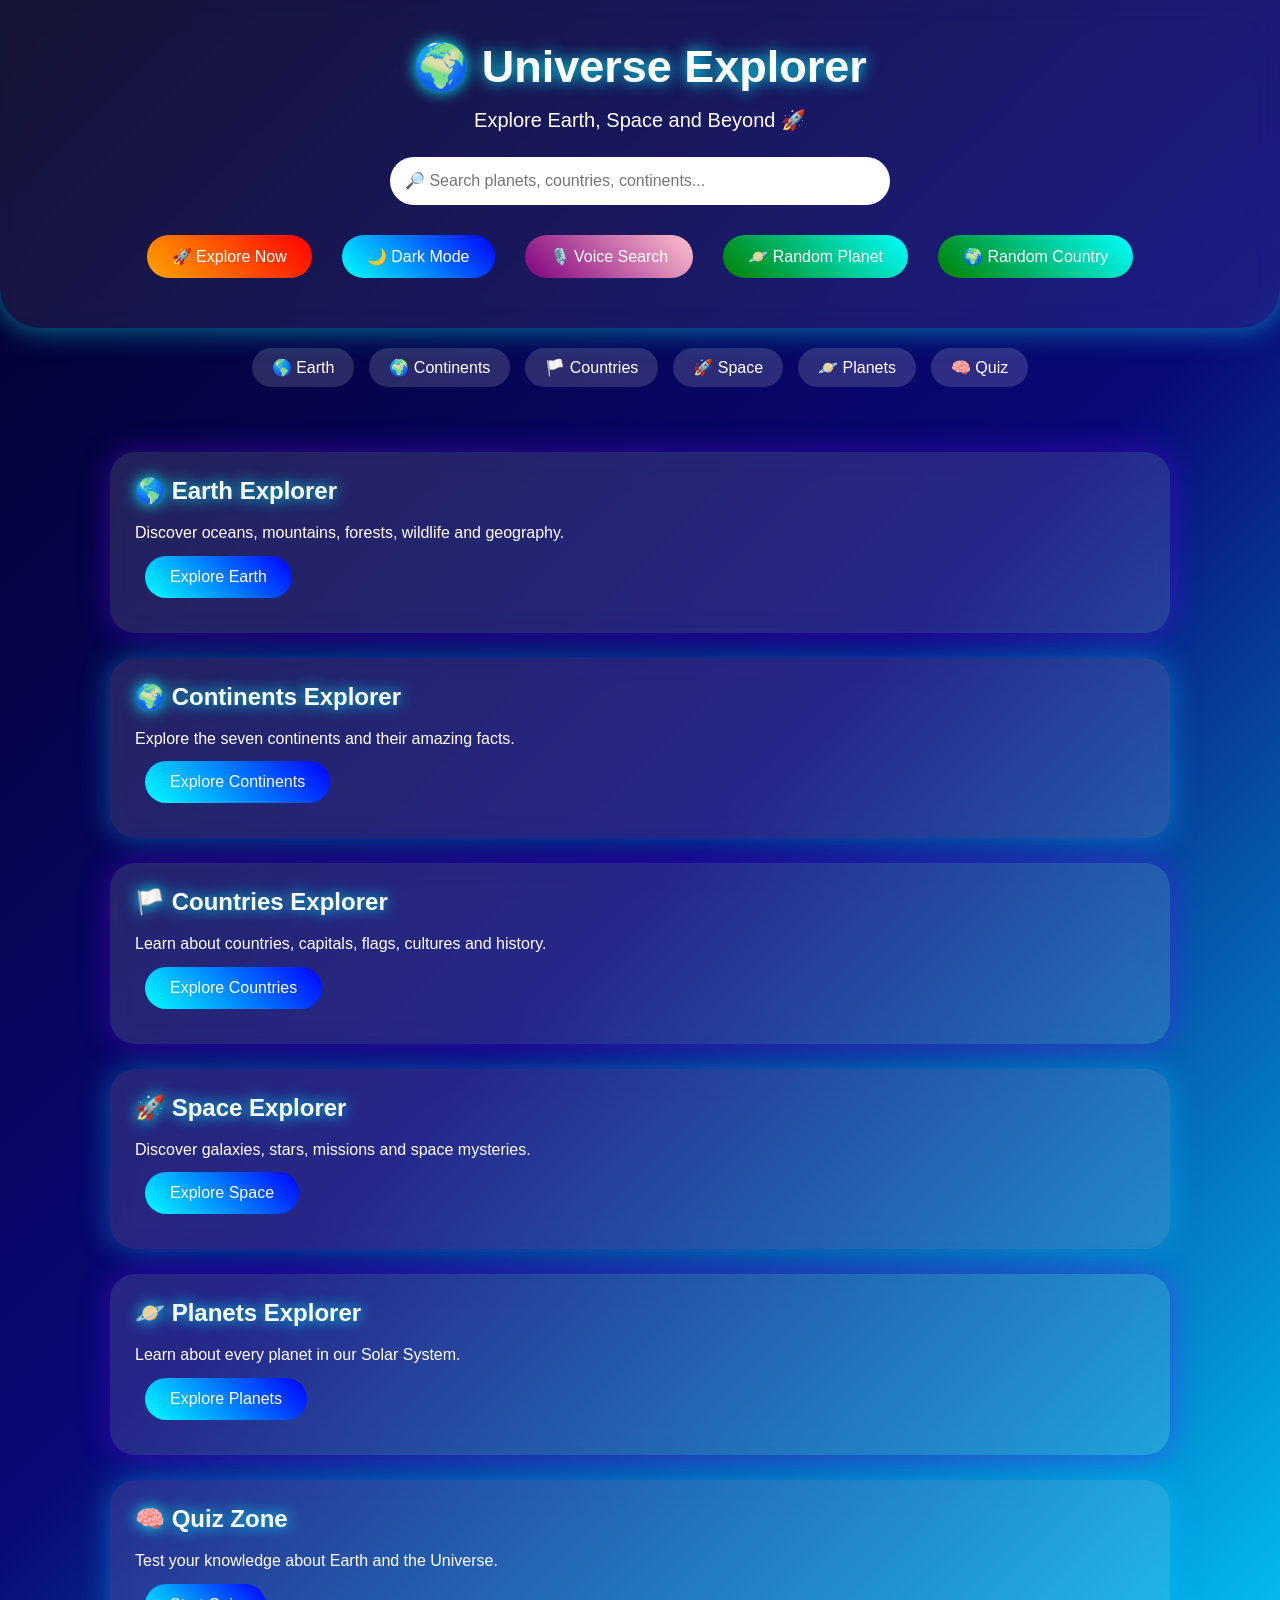
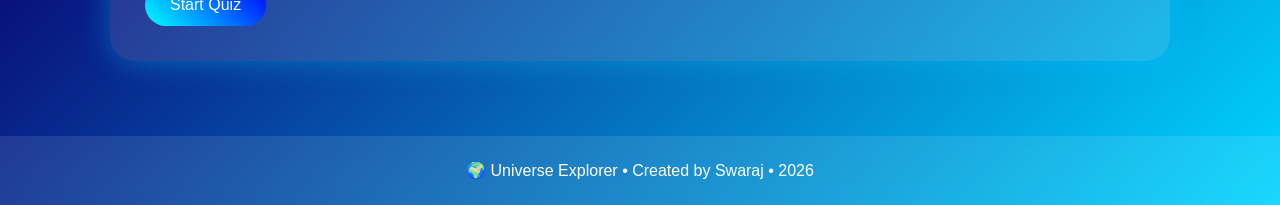
<file: index.html>
<!DOCTYPE html>
<html lang="en">

<head>

<meta charset="UTF-8">
<meta name="viewport" content="width=device-width, initial-scale=1.0">

<title>🌍 Universe Explorer</title>

<meta name="description" content="Explore Earth, planets, space, countries and the universe.">

<link rel="stylesheet" href="style.css">

</head>


<body>


<header class="hero">

<h1>🌍 Universe Explorer</h1>

<p>
Explore Earth, Space and Beyond 🚀
</p>


<input 
id="searchBox"
type="text"
placeholder="🔎 Search planets, countries, continents..."
>


<div class="button-group">


<button id="exploreBtn">
🚀 Explore Now
</button>


<button id="darkModeBtn">
🌙 Dark Mode
</button>


<button id="voiceBtn">
🎙️ Voice Search
</button>


<button id="randomPlanetBtn">
🪐 Random Planet
</button>


<button id="randomCountryBtn">
🌍 Random Country
</button>


</div>


</header>



<nav>


<a href="earth.html">🌎 Earth</a>

<a href="continents.html">🌍 Continents</a>

<a href="countries.html">🏳️ Countries</a>

<a href="space.html">🚀 Space</a>

<a href="planets.html">🪐 Planets</a>

<a href="quiz.html">🧠 Quiz</a>


</nav>




<main class="container">



<section class="card">

<h2>🌎 Earth Explorer</h2>

<p>
Discover oceans, mountains, forests, wildlife and geography.
</p>

<a href="earth.html">
<button>Explore Earth</button>
</a>

</section>




<section class="card">

<h2>🌍 Continents Explorer</h2>

<p>
Explore the seven continents and their amazing facts.
</p>

<a href="continents.html">
<button>Explore Continents</button>
</a>

</section>




<section class="card">

<h2>🏳️ Countries Explorer</h2>

<p>
Learn about countries, capitals, flags, cultures and history.
</p>

<a href="countries.html">
<button>Explore Countries</button>
</a>

</section>




<section class="card">

<h2>🚀 Space Explorer</h2>

<p>
Discover galaxies, stars, missions and space mysteries.
</p>

<a href="space.html">
<button>Explore Space</button>
</a>

</section>





<section class="card">

<h2>🪐 Planets Explorer</h2>

<p>
Learn about every planet in our Solar System.
</p>

<a href="planets.html">
<button>Explore Planets</button>
</a>

</section>




<section id="quiz" class="card">

<h2>🧠 Quiz Zone</h2>

<p>
Test your knowledge about Earth and the Universe.
</p>

<button id="quizBtn">
Start Quiz
</button>

</section>




</main>




<footer>

<p>
🌍 Universe Explorer • Created by Swaraj • 2026
</p>

</footer>



<script src="script.js"></script>


</body>

</html>
</file>
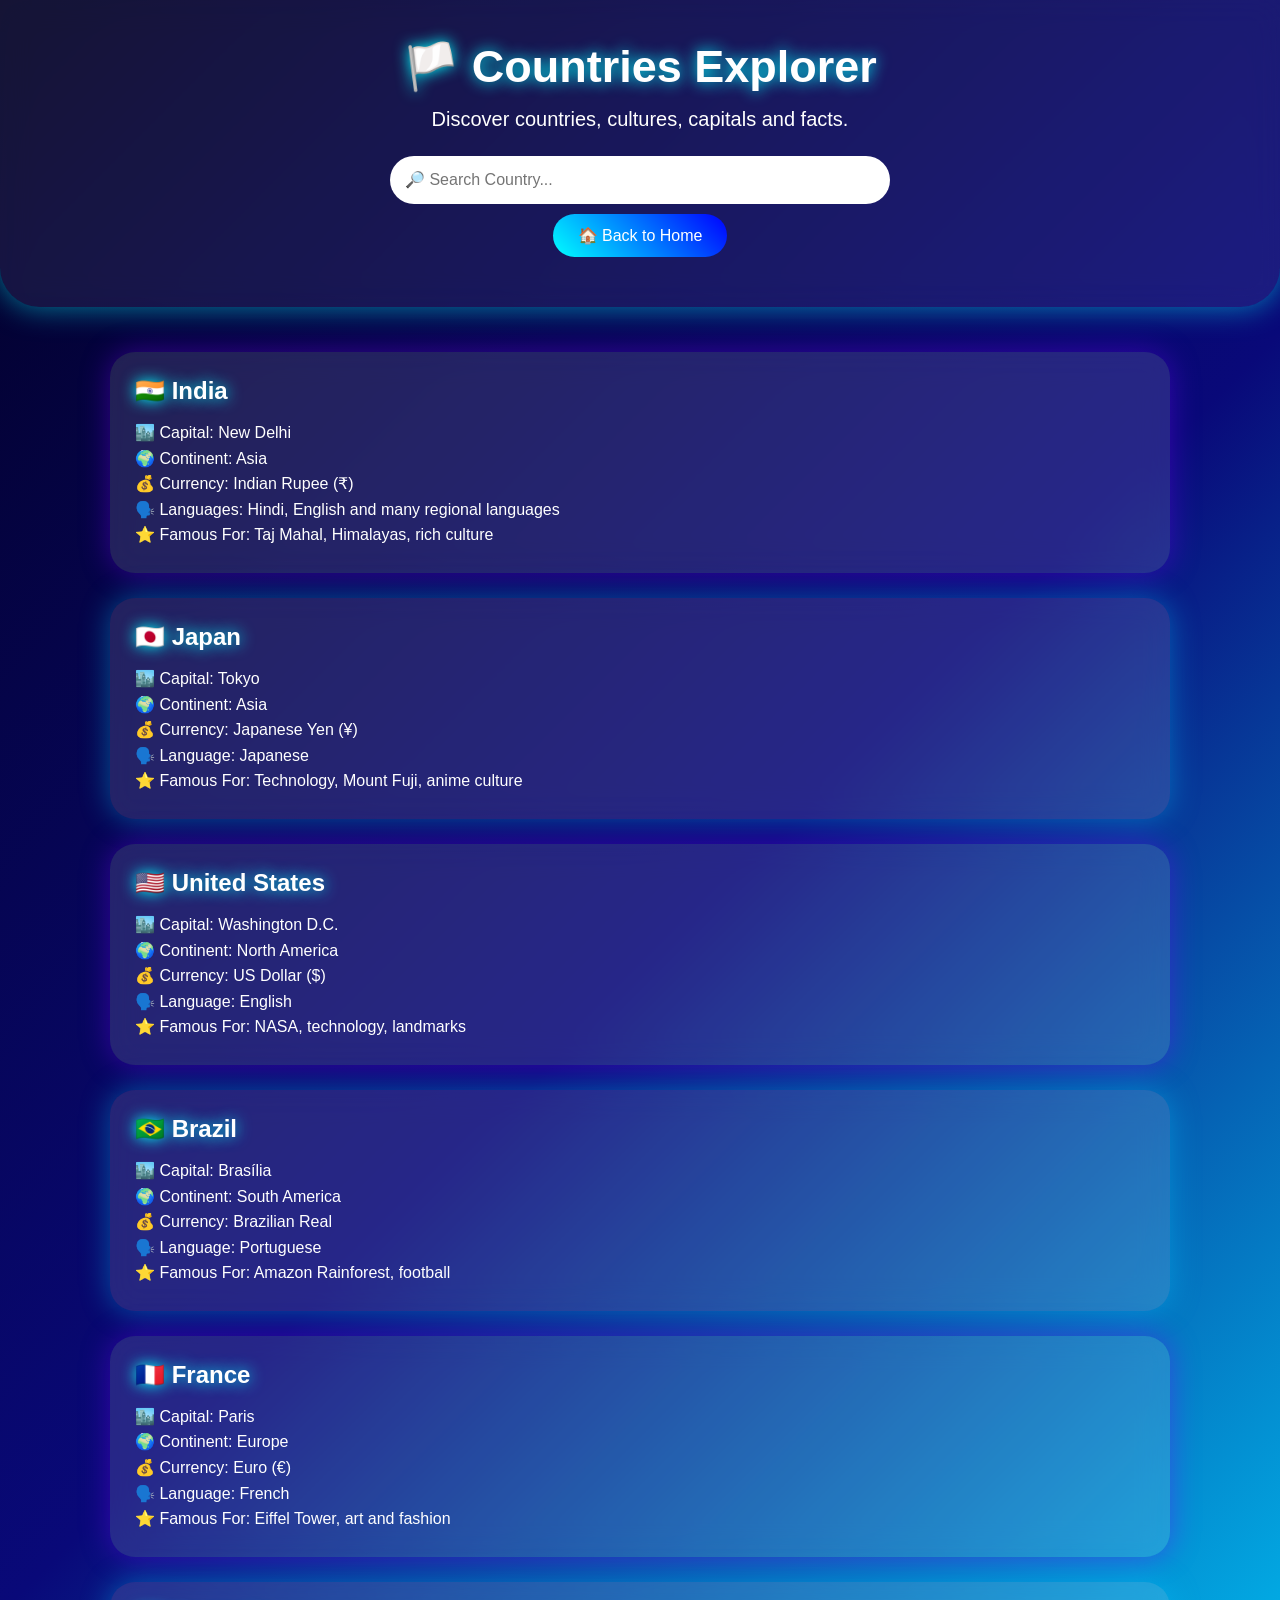
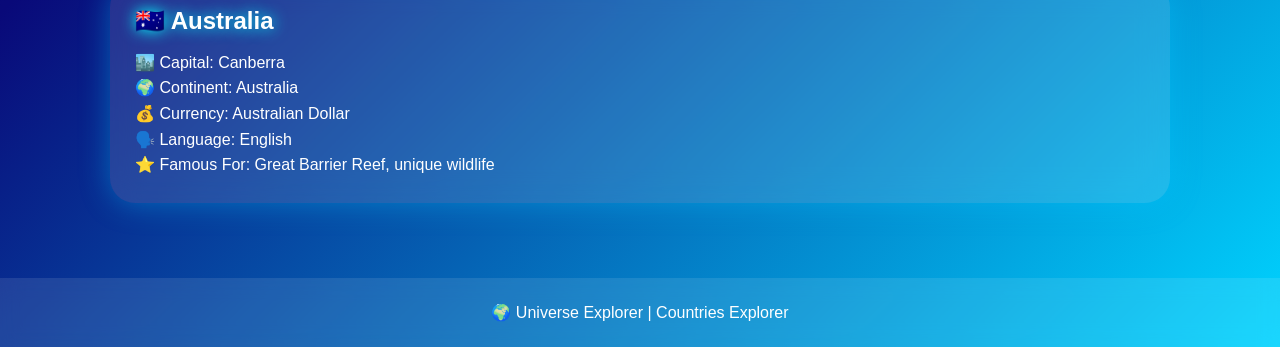
<file: countries.html>
<!DOCTYPE html>
<html lang="en">

<head>

<meta charset="UTF-8">
<meta name="viewport" content="width=device-width, initial-scale=1.0">

<title>🏳️ Countries Explorer | Universe Explorer</title>

<link rel="stylesheet" href="style.css">

</head>


<body>


<header class="hero">

<h1>🏳️ Countries Explorer</h1>

<p>
Discover countries, cultures, capitals and facts.
</p>


<input 
id="countrySearch"
type="text"
placeholder="🔎 Search Country..."
>


<br>

<a href="index.html">
<button>🏠 Back to Home</button>
</a>

</header>




<main class="container" id="countryContainer">



<section class="card country-card">

<h2>🇮🇳 India</h2>

<p>
🏙️ Capital: New Delhi<br>
🌍 Continent: Asia<br>
💰 Currency: Indian Rupee (₹)<br>
🗣️ Languages: Hindi, English and many regional languages<br>
⭐ Famous For: Taj Mahal, Himalayas, rich culture
</p>

</section>




<section class="card country-card">

<h2>🇯🇵 Japan</h2>

<p>
🏙️ Capital: Tokyo<br>
🌍 Continent: Asia<br>
💰 Currency: Japanese Yen (¥)<br>
🗣️ Language: Japanese<br>
⭐ Famous For: Technology, Mount Fuji, anime culture
</p>

</section>




<section class="card country-card">

<h2>🇺🇸 United States</h2>

<p>
🏙️ Capital: Washington D.C.<br>
🌍 Continent: North America<br>
💰 Currency: US Dollar ($)<br>
🗣️ Language: English<br>
⭐ Famous For: NASA, technology, landmarks
</p>

</section>




<section class="card country-card">

<h2>🇧🇷 Brazil</h2>

<p>
🏙️ Capital: Brasília<br>
🌍 Continent: South America<br>
💰 Currency: Brazilian Real<br>
🗣️ Language: Portuguese<br>
⭐ Famous For: Amazon Rainforest, football
</p>

</section>




<section class="card country-card">

<h2>🇫🇷 France</h2>

<p>
🏙️ Capital: Paris<br>
🌍 Continent: Europe<br>
💰 Currency: Euro (€)<br>
🗣️ Language: French<br>
⭐ Famous For: Eiffel Tower, art and fashion
</p>

</section>




<section class="card country-card">

<h2>🇦🇺 Australia</h2>

<p>
🏙️ Capital: Canberra<br>
🌍 Continent: Australia<br>
💰 Currency: Australian Dollar<br>
🗣️ Language: English<br>
⭐ Famous For: Great Barrier Reef, unique wildlife
</p>

</section>




</main>




<footer>

<p>
🌍 Universe Explorer | Countries Explorer
</p>

</footer>



<script src="script.js"></script>


<script>

const search =
document.getElementById("countrySearch");


search.addEventListener("keyup",()=>{

let value =
search.value.toLowerCase();


let countries =
document.querySelectorAll(".country-card");


countries.forEach(country=>{


if(country.innerText.toLowerCase().includes(value)){

country.style.display="block";

}

else{

country.style.display="none";

}


});


});

</script>



</body>

</html>
</file>
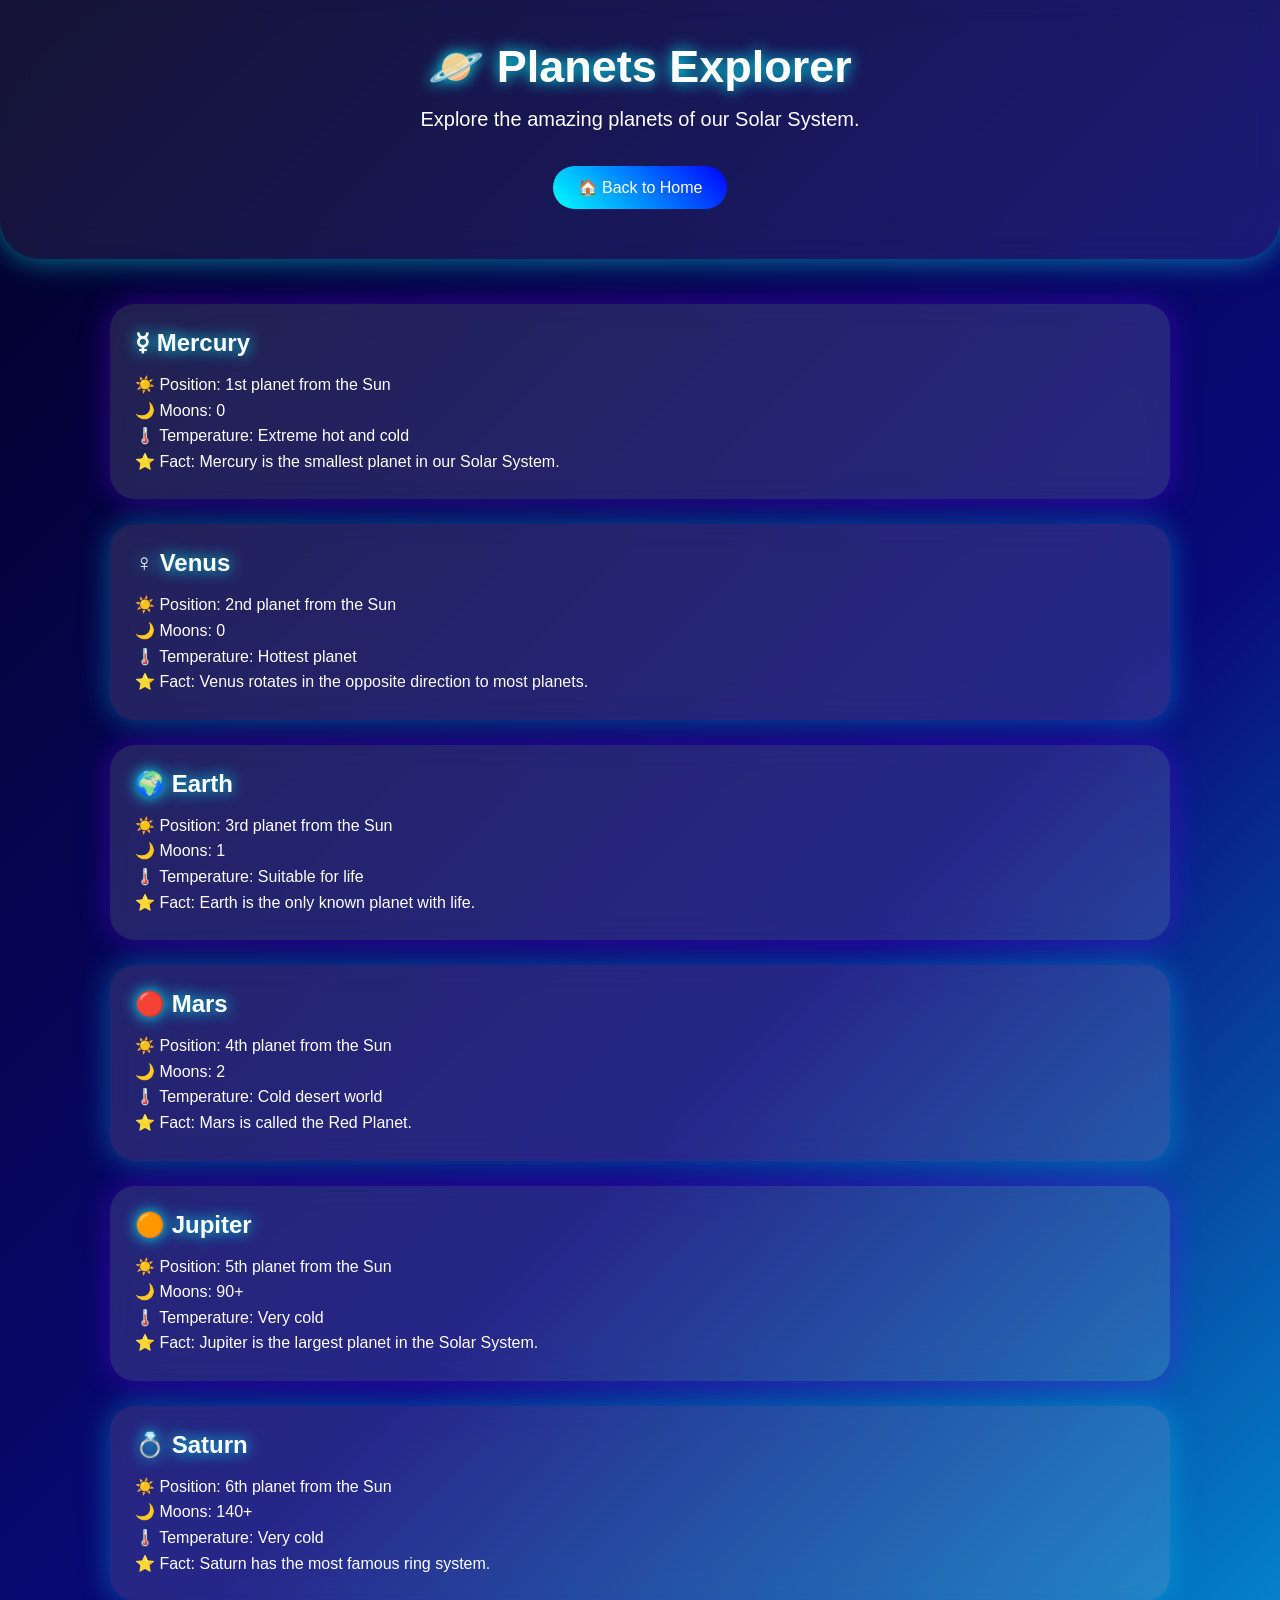
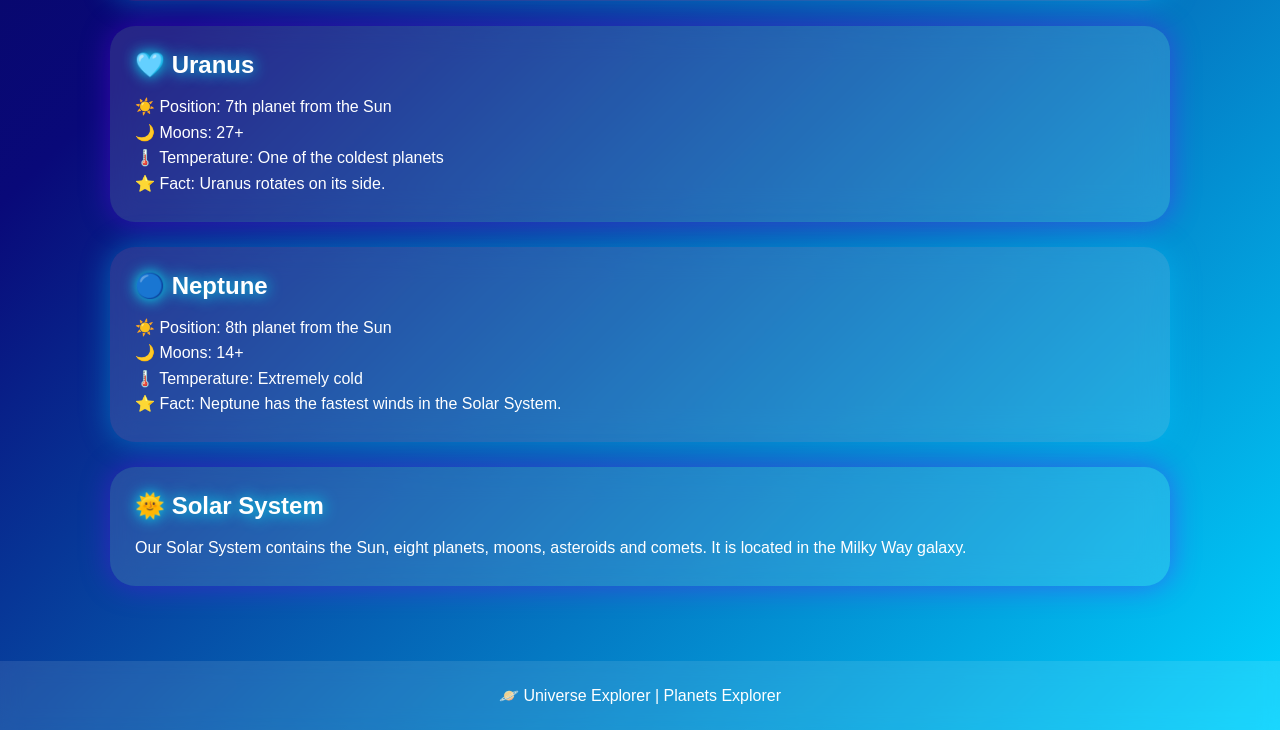
<file: planets.html>
<!DOCTYPE html>
<html lang="en">

<head>

<meta charset="UTF-8">
<meta name="viewport" content="width=device-width, initial-scale=1.0">

<title>🪐 Planets Explorer | Universe Explorer</title>

<link rel="stylesheet" href="style.css">

</head>


<body>


<header class="hero">

<h1>🪐 Planets Explorer</h1>

<p>
Explore the amazing planets of our Solar System.
</p>

<a href="index.html">
<button>🏠 Back to Home</button>
</a>

</header>




<main class="container">



<section class="card">

<h2>☿ Mercury</h2>

<p>
☀️ Position: 1st planet from the Sun<br>
🌙 Moons: 0<br>
🌡️ Temperature: Extreme hot and cold<br>
⭐ Fact: Mercury is the smallest planet in our Solar System.
</p>

</section>




<section class="card">

<h2>♀ Venus</h2>

<p>
☀️ Position: 2nd planet from the Sun<br>
🌙 Moons: 0<br>
🌡️ Temperature: Hottest planet<br>
⭐ Fact: Venus rotates in the opposite direction to most planets.
</p>

</section>




<section class="card">

<h2>🌍 Earth</h2>

<p>
☀️ Position: 3rd planet from the Sun<br>
🌙 Moons: 1<br>
🌡️ Temperature: Suitable for life<br>
⭐ Fact: Earth is the only known planet with life.
</p>

</section>




<section class="card">

<h2>🔴 Mars</h2>

<p>
☀️ Position: 4th planet from the Sun<br>
🌙 Moons: 2<br>
🌡️ Temperature: Cold desert world<br>
⭐ Fact: Mars is called the Red Planet.
</p>

</section>




<section class="card">

<h2>🟠 Jupiter</h2>

<p>
☀️ Position: 5th planet from the Sun<br>
🌙 Moons: 90+<br>
🌡️ Temperature: Very cold<br>
⭐ Fact: Jupiter is the largest planet in the Solar System.
</p>

</section>




<section class="card">

<h2>💍 Saturn</h2>

<p>
☀️ Position: 6th planet from the Sun<br>
🌙 Moons: 140+<br>
🌡️ Temperature: Very cold<br>
⭐ Fact: Saturn has the most famous ring system.
</p>

</section>




<section class="card">

<h2>🩵 Uranus</h2>

<p>
☀️ Position: 7th planet from the Sun<br>
🌙 Moons: 27+<br>
🌡️ Temperature: One of the coldest planets<br>
⭐ Fact: Uranus rotates on its side.
</p>

</section>




<section class="card">

<h2>🔵 Neptune</h2>

<p>
☀️ Position: 8th planet from the Sun<br>
🌙 Moons: 14+<br>
🌡️ Temperature: Extremely cold<br>
⭐ Fact: Neptune has the fastest winds in the Solar System.
</p>

</section>



<section class="card">

<h2>🌞 Solar System</h2>

<p>
Our Solar System contains the Sun, eight planets, moons, asteroids and comets.
It is located in the Milky Way galaxy.
</p>

</section>



</main>




<footer>

<p>
🪐 Universe Explorer | Planets Explorer
</p>

</footer>



<script src="script.js"></script>


</body>

</html>
</file>
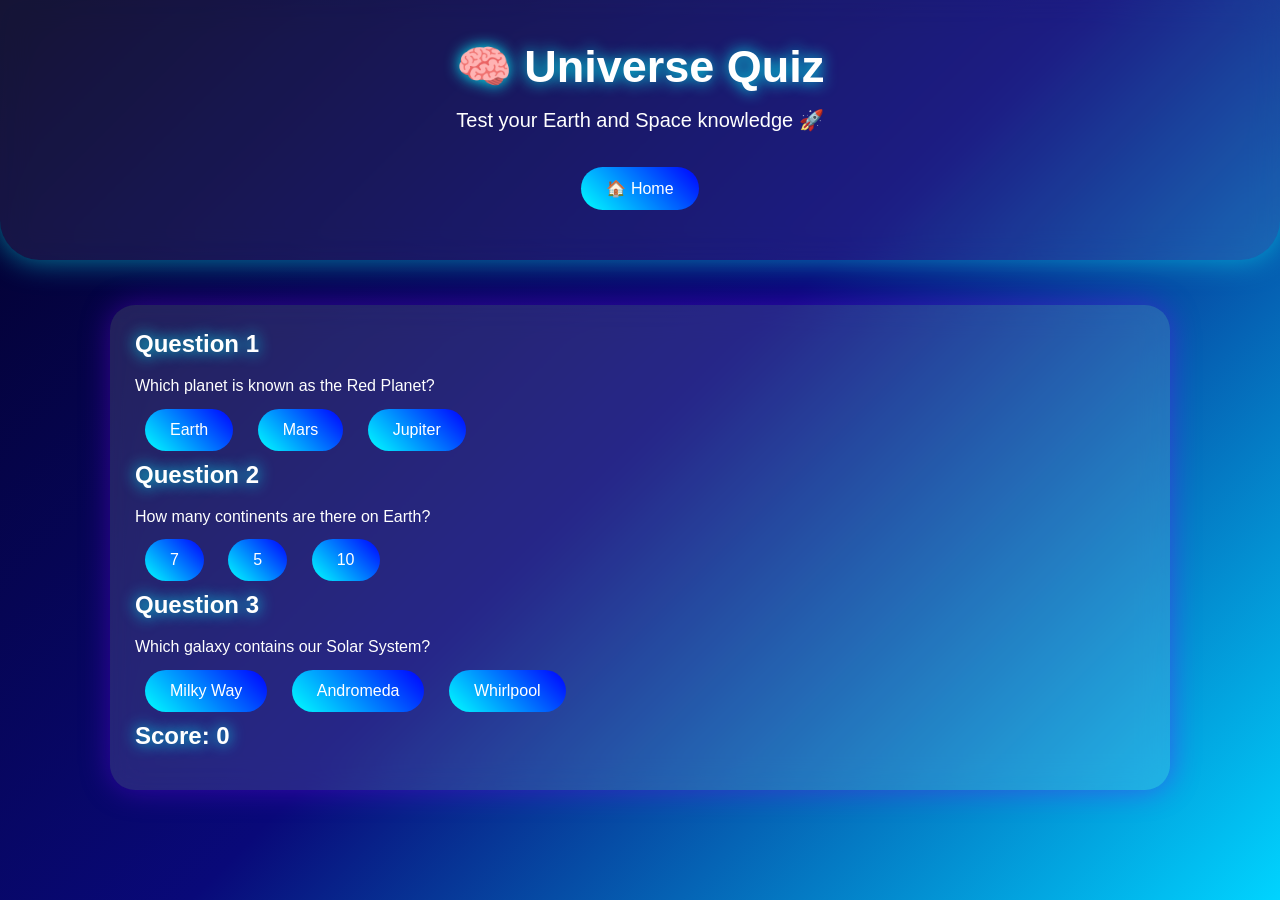
<file: quiz.html>
<!DOCTYPE html>
<html lang="en">

<head>

<meta charset="UTF-8">
<meta name="viewport" content="width=device-width, initial-scale=1.0">

<title>🧠 Universe Quiz</title>

<link rel="stylesheet" href="style.css">

</head>


<body>


<header class="hero">

<h1>🧠 Universe Quiz</h1>

<p>Test your Earth and Space knowledge 🚀</p>

<a href="index.html">
<button>🏠 Home</button>
</a>

</header>



<main class="container">


<section class="card">


<h2>Question 1</h2>

<p>Which planet is known as the Red Planet?</p>

<button onclick="checkAnswer('wrong')">
Earth
</button>

<button onclick="checkAnswer('correct')">
Mars
</button>

<button onclick="checkAnswer('wrong')">
Jupiter
</button>



<h2>Question 2</h2>

<p>How many continents are there on Earth?</p>

<button onclick="checkAnswer('correct')">
7
</button>

<button onclick="checkAnswer('wrong')">
5
</button>

<button onclick="checkAnswer('wrong')">
10
</button>



<h2>Question 3</h2>

<p>Which galaxy contains our Solar System?</p>

<button onclick="checkAnswer('correct')">
Milky Way
</button>

<button onclick="checkAnswer('wrong')">
Andromeda
</button>

<button onclick="checkAnswer('wrong')">
Whirlpool
</button>


<h2 id="score">
Score: 0
</h2>


</section>


</main>



<script src="quiz.js"></script>


</body>

</html>
</file>
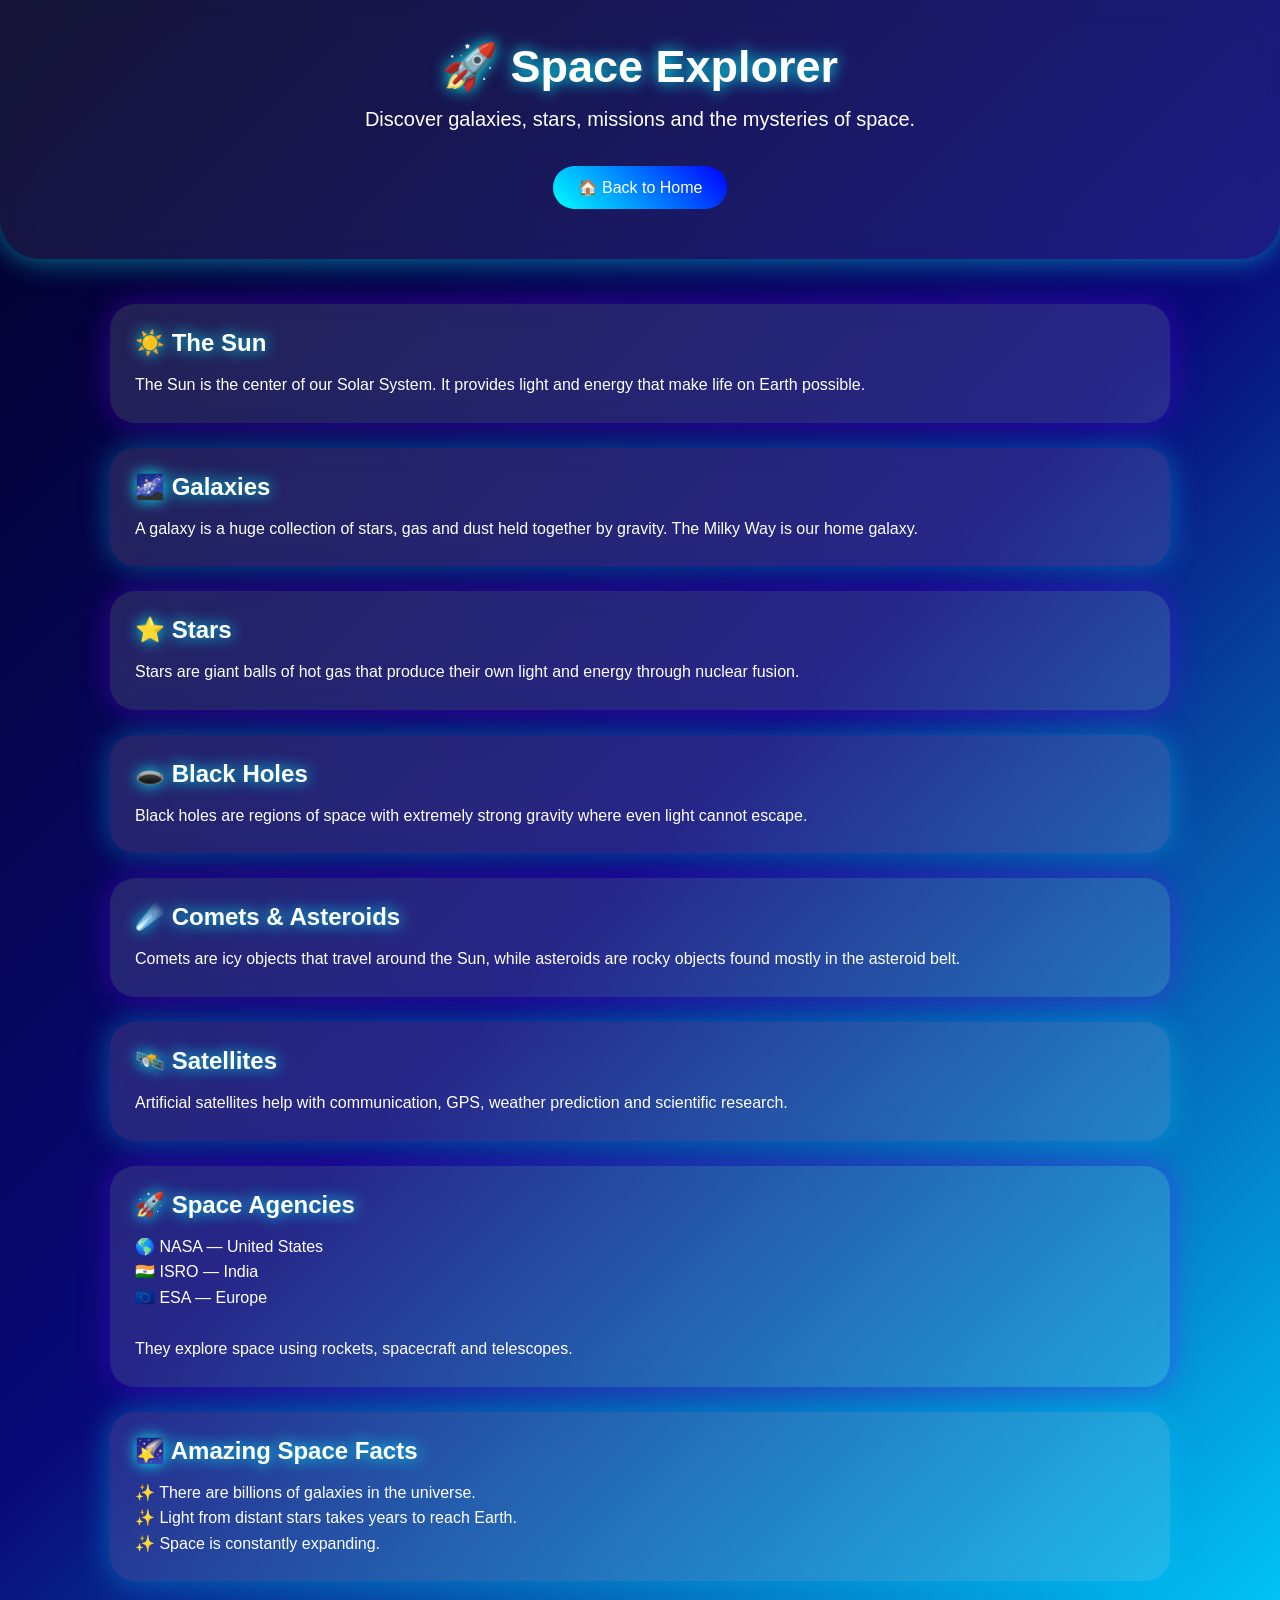
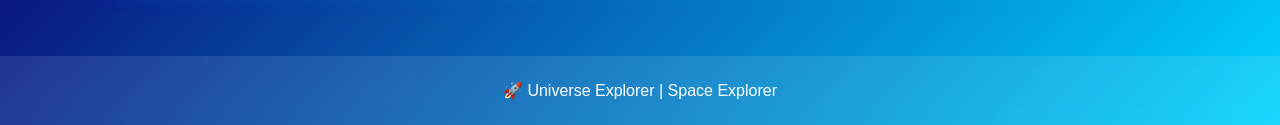
<file: space.html>
<!DOCTYPE html>
<html lang="en">

<head>

<meta charset="UTF-8">
<meta name="viewport" content="width=device-width, initial-scale=1.0">

<title>🚀 Space Explorer | Universe Explorer</title>

<link rel="stylesheet" href="style.css">

</head>


<body>


<header class="hero">

<h1>🚀 Space Explorer</h1>

<p>
Discover galaxies, stars, missions and the mysteries of space.
</p>

<a href="index.html">
<button>🏠 Back to Home</button>
</a>

</header>




<main class="container">



<section class="card">

<h2>☀️ The Sun</h2>

<p>
The Sun is the center of our Solar System. It provides light and energy that make life on Earth possible.
</p>

</section>




<section class="card">

<h2>🌌 Galaxies</h2>

<p>
A galaxy is a huge collection of stars, gas and dust held together by gravity.
The Milky Way is our home galaxy.
</p>

</section>




<section class="card">

<h2>⭐ Stars</h2>

<p>
Stars are giant balls of hot gas that produce their own light and energy through nuclear fusion.
</p>

</section>




<section class="card">

<h2>🕳️ Black Holes</h2>

<p>
Black holes are regions of space with extremely strong gravity where even light cannot escape.
</p>

</section>




<section class="card">

<h2>☄️ Comets & Asteroids</h2>

<p>
Comets are icy objects that travel around the Sun, while asteroids are rocky objects found mostly in the asteroid belt.
</p>

</section>




<section class="card">

<h2>🛰️ Satellites</h2>

<p>
Artificial satellites help with communication, GPS, weather prediction and scientific research.
</p>

</section>




<section class="card">

<h2>🚀 Space Agencies</h2>

<p>
🌎 NASA — United States<br>
🇮🇳 ISRO — India<br>
🇪🇺 ESA — Europe<br>
<br>
They explore space using rockets, spacecraft and telescopes.
</p>

</section>




<section class="card">

<h2>🌠 Amazing Space Facts</h2>

<p>
✨ There are billions of galaxies in the universe.<br>
✨ Light from distant stars takes years to reach Earth.<br>
✨ Space is constantly expanding.
</p>

</section>



</main>




<footer>

<p>
🚀 Universe Explorer | Space Explorer
</p>

</footer>



<script src="script.js"></script>


</body>

</html>
</file>
<file: style.css>
/* 🌍 Universe Explorer Advanced Style */
/* Part 1/3 */


*{
    margin:0;
    padding:0;
    box-sizing:border-box;
    font-family:'Poppins', sans-serif;
}


body{

    background:
    linear-gradient(
    135deg,
    #020024,
    #090979,
    #00d4ff
    );

    color:white;

    min-height:100vh;

}


/* Hero Section */

.hero{

    text-align:center;

    padding:40px 20px;

    background:
    rgba(255,255,255,0.08);

    backdrop-filter:blur(15px);

    border-radius:0 0 40px 40px;

    box-shadow:
    0 0 30px rgba(0,255,255,0.5);

}


.hero h1{

    font-size:45px;

    margin-bottom:15px;

}


.hero p{

    font-size:20px;

    margin-bottom:25px;

}


/* Search */

input{

    width:80%;

    max-width:500px;

    padding:15px;

    border-radius:30px;

    border:none;

    outline:none;

    font-size:16px;

}




/* Buttons */

button{

    padding:12px 25px;

    margin:10px;

    border:none;

    border-radius:30px;

    background:
    linear-gradient(
    45deg,
    cyan,
    blue
    );

    color:white;

    font-size:16px;

    cursor:pointer;

    transition:0.3s;

}


button:hover{

    transform:scale(1.08);

    box-shadow:
    0 0 20px cyan;

}



/* Navigation */

nav{

    display:flex;

    justify-content:center;

    flex-wrap:wrap;

    gap:15px;

    padding:20px;

}



nav a{

    text-decoration:none;

    color:white;

    background:
    rgba(255,255,255,0.15);

    padding:10px 20px;

    border-radius:25px;

    transition:0.3s;

}


nav a:hover{

    background:cyan;

    color:black;

}




/* Main Container */

.container{

    width:90%;

    max-width:1100px;

    margin:auto;

    padding:20px;

}


/* Cards */

.card{

    background:
    rgba(255,255,255,0.12);

    backdrop-filter:blur(15px);

    padding:25px;

    margin:25px 0;

    border-radius:25px;

    box-shadow:
    0 0 25px rgba(0,255,255,0.3);

    transition:0.4s;

}


.card:hover{

    transform:translateY(-8px);

}


.card h2{

    margin-bottom:15px;

}


.card p{

    line-height:1.6;

}

/* Part 2/3 */


/* Images */

.planet-image{

    width:100%;

    max-width:500px;

    display:block;

    margin:20px auto;

    border-radius:25px;

    box-shadow:
    0 0 25px cyan;

    transition:0.4s;

}


.planet-image:hover{

    transform:scale(1.05);

}




/* Hero Buttons */

.button-group{

    display:flex;

    justify-content:center;

    flex-wrap:wrap;

    gap:10px;

    margin-top:20px;

}




/* Footer */

footer{

    text-align:center;

    padding:25px;

    margin-top:30px;

    background:
    rgba(255,255,255,0.1);

    backdrop-filter:blur(10px);

}




/* Dark Mode */

.dark-mode{

    background:
    #000;

    color:white;

}


.dark-mode .card{

    background:
    rgba(255,255,255,0.08);

}


.dark-mode nav a{

    background:
    rgba(255,255,255,0.2);

}




/* Quiz */

.quiz-box{

    text-align:center;

    padding:20px;

}



.quiz-option{

    display:block;

    width:80%;

    margin:10px auto;

}





/* Animations */

@keyframes float{

    0%{

        transform:translateY(0);

    }


    50%{

        transform:translateY(-15px);

    }


    100%{

        transform:translateY(0);

    }

}



.hero h1{

    animation:float 4s infinite;

}




/* Mobile Responsive */

@media(max-width:700px){


.hero h1{

    font-size:32px;

}


.hero p{

    font-size:16px;

}


nav{

    flex-direction:column;

    align-items:center;

}


nav a{

    width:80%;

    text-align:center;

}


.card{

    padding:18px;

}


button{

    width:90%;

}



}

/* Part 3/3 */


/* Extra Glow Effects */

.card:nth-child(even){

    box-shadow:
    0 0 30px rgba(0,200,255,0.4);

}


.card:nth-child(odd){

    box-shadow:
    0 0 30px rgba(120,0,255,0.4);

}




/* Section Titles */

h1,h2{

    text-shadow:
    0 0 15px cyan;

}




/* Links inside cards */

.card a{

    text-decoration:none;

}




/* Loading Animation */

@keyframes appear{

    from{

        opacity:0;

        transform:translateY(30px);

    }


    to{

        opacity:1;

        transform:translateY(0);

    }

}



.card{

    animation:appear 0.8s ease;

}





/* Smooth Scrolling */

html{

    scroll-behavior:smooth;

}





/* Special Explorer Button */

#exploreBtn{

    background:

    linear-gradient(
    45deg,
    orange,
    red
    );

}





/* Voice Button */

#voiceBtn{

    background:

    linear-gradient(
    45deg,
    purple,
    pink
    );

}





/* Random Buttons */

#randomPlanetBtn,
#randomCountryBtn{

    background:

    linear-gradient(
    45deg,
    green,
    cyan
    );

}




/* Image Gallery */

.gallery{

    display:grid;

    grid-template-columns:

    repeat(auto-fit,minmax(220px,1fr));

    gap:20px;

}



.gallery img{

    width:100%;

    border-radius:20px;

    transition:0.4s;

}



.gallery img:hover{

    transform:scale(1.08);

}




/* Mobile Final Adjustment */

@media(max-width:500px){


.hero{

    padding:25px 10px;

}


input{

    width:95%;

}


.card h2{

    font-size:22px;

}


.card p{

    font-size:15px;

}


   }
</file>
